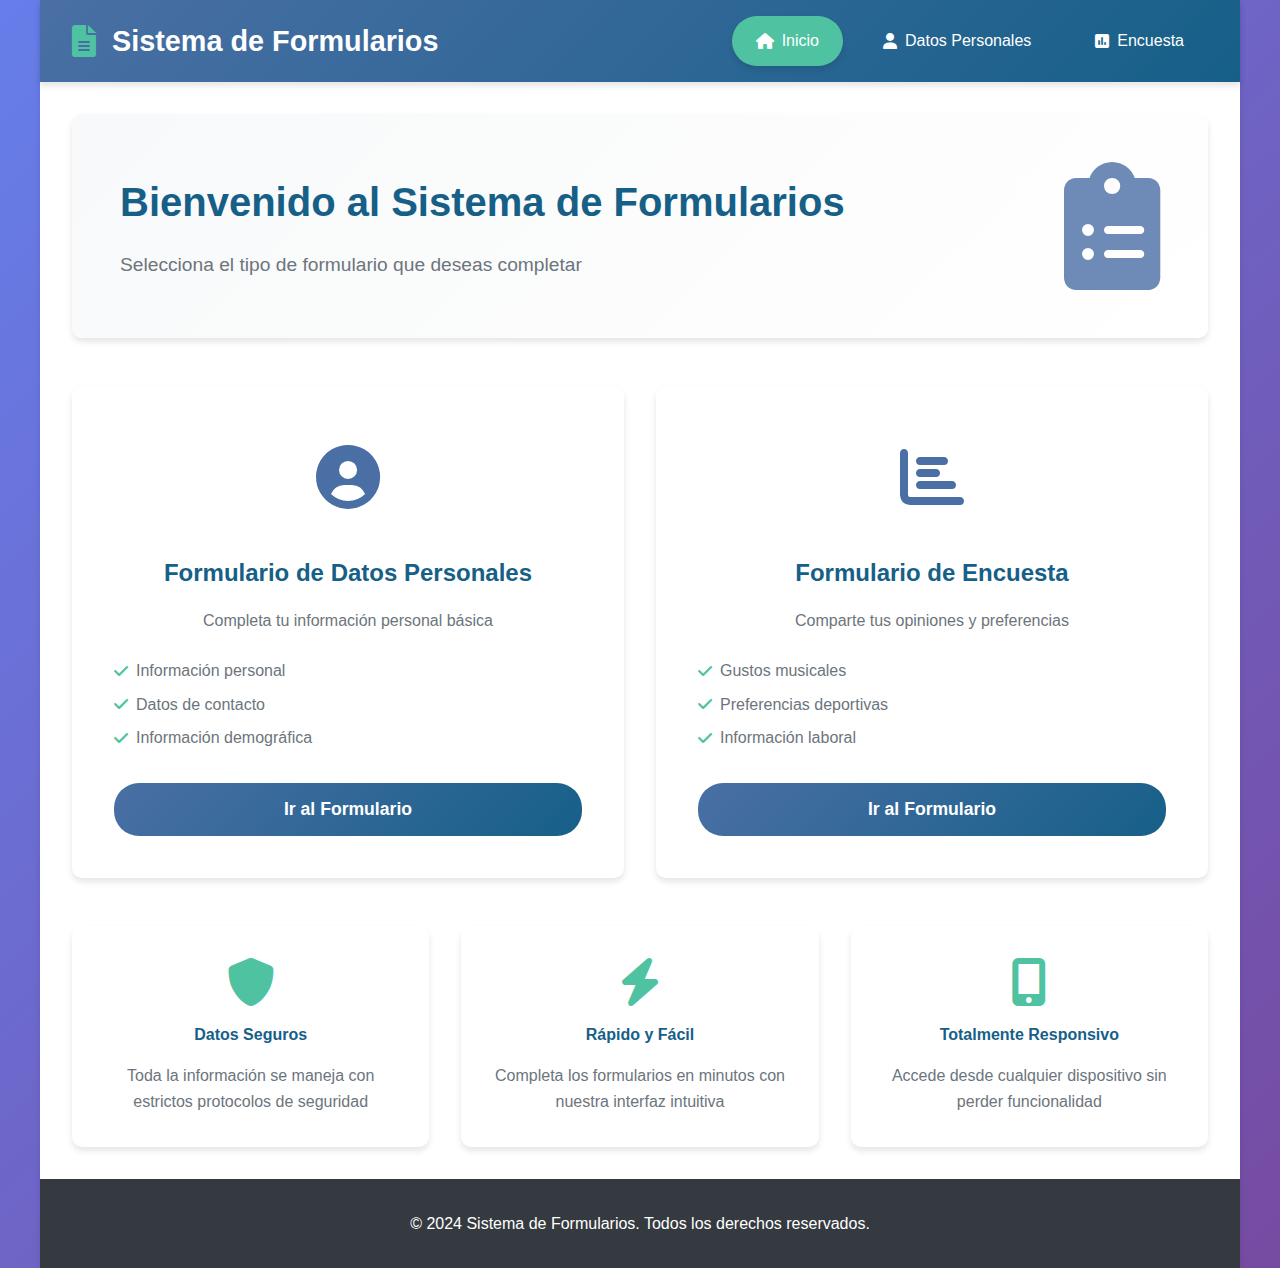
<file: index.html>
<!DOCTYPE html>
<html lang="es">
<head>
    <meta charset="UTF-8">
    <meta name="viewport" content="width=device-width, initial-scale=1.0">
    <title>Sistema de Formularios</title>
    <link rel="stylesheet" href="styles.css">
    <link href="https://cdnjs.cloudflare.com/ajax/libs/font-awesome/6.0.0/css/all.min.css" rel="stylesheet">
</head>
<body>
    <div class="container">
        <header>
            <div class="logo">
                <i class="fas fa-file-alt"></i>
                <h1>Sistema de Formularios</h1>
            </div>
            <nav>
                <a href="index.html" class="nav-btn active"><i class="fas fa-home"></i> Inicio</a>
                <a href="datos.html" class="nav-btn"><i class="fas fa-user"></i> Datos Personales</a>
                <a href="encuesta.html" class="nav-btn"><i class="fas fa-poll"></i> Encuesta</a>
            </nav>
        </header>

        <main class="main-content">
            <div class="hero-section">
                <div class="hero-text">
                    <h2>Bienvenido al Sistema de Formularios</h2>
                    <p>Selecciona el tipo de formulario que deseas completar</p>
                </div>
                <div class="hero-image">
                    <i class="fas fa-clipboard-list"></i>
                </div>
            </div>

            <div class="buttons-container">
                <div class="button-card" onclick="location.href='datos.html'">
                    <div class="card-icon">
                        <i class="fas fa-user-circle"></i>
                    </div>
                    <h3>Formulario de Datos Personales</h3>
                    <p>Completa tu información personal básica</p>
                    <div class="card-features">
                        <span><i class="fas fa-check"></i> Información personal</span>
                        <span><i class="fas fa-check"></i> Datos de contacto</span>
                        <span><i class="fas fa-check"></i> Información demográfica</span>
                    </div>
                    <button class="action-btn">Ir al Formulario</button>
                </div>

                <div class="button-card" onclick="location.href='encuesta.html'">
                    <div class="card-icon">
                        <i class="fas fa-chart-bar"></i>
                    </div>
                    <h3>Formulario de Encuesta</h3>
                    <p>Comparte tus opiniones y preferencias</p>
                    <div class="card-features">
                        <span><i class="fas fa-check"></i> Gustos musicales</span>
                        <span><i class="fas fa-check"></i> Preferencias deportivas</span>
                        <span><i class="fas fa-check"></i> Información laboral</span>
                    </div>
                    <button class="action-btn">Ir al Formulario</button>
                </div>
            </div>

            <div class="info-section">
                <div class="info-card">
                    <i class="fas fa-shield-alt"></i>
                    <h4>Datos Seguros</h4>
                    <p>Toda la información se maneja con estrictos protocolos de seguridad</p>
                </div>
                <div class="info-card">
                    <i class="fas fa-bolt"></i>
                    <h4>Rápido y Fácil</h4>
                    <p>Completa los formularios en minutos con nuestra interfaz intuitiva</p>
                </div>
                <div class="info-card">
                    <i class="fas fa-mobile-alt"></i>
                    <h4>Totalmente Responsivo</h4>
                    <p>Accede desde cualquier dispositivo sin perder funcionalidad</p>
                </div>
            </div>
        </main>

        <footer>
            <p>&copy; 2024 Sistema de Formularios. Todos los derechos reservados.</p>
        </footer>
    </div>

    <script src="script.js"></script>
</body>
</html>
</file>
<file: styles.css>
/* Reset y estilos generales */
* {
    margin: 0;
    padding: 0;
    box-sizing: border-box;
}

:root {
    --primary-color: #4a6fa5;
    --secondary-color: #166088;
    --accent-color: #4fc3a1;
    --light-color: #f8f9fa;
    --dark-color: #343a40;
    --error-color: #e74c3c;
    --success-color: #2ecc71;
    --warning-color: #f39c12;
    --gray-light: #e9ecef;
    --gray-medium: #6c757d;
    --shadow: 0 4px 6px rgba(0, 0, 0, 0.1);
    --shadow-hover: 0 8px 15px rgba(0, 0, 0, 0.2);
    --border-radius: 10px;
    --transition: all 0.3s ease;
}

body {
    font-family: 'Segoe UI', Tahoma, Geneva, Verdana, sans-serif;
    background: linear-gradient(135deg, #667eea 0%, #764ba2 100%);
    color: var(--dark-color);
    line-height: 1.6;
    min-height: 100vh;
}

.container {
    max-width: 1200px;
    margin: 0 auto;
    background: white;
    box-shadow: var(--shadow);
    min-height: 100vh;
    display: flex;
    flex-direction: column;
}

/* Header y Navegación */
header {
    background: linear-gradient(135deg, var(--primary-color), var(--secondary-color));
    color: white;
    padding: 1rem 2rem;
    display: flex;
    justify-content: space-between;
    align-items: center;
    box-shadow: var(--shadow);
}

.logo {
    display: flex;
    align-items: center;
    gap: 1rem;
}

.logo i {
    font-size: 2rem;
    color: var(--accent-color);
}

.logo h1 {
    font-size: 1.8rem;
    font-weight: 700;
}

nav {
    display: flex;
    gap: 1rem;
}

.nav-btn {
    color: white;
    text-decoration: none;
    padding: 0.75rem 1.5rem;
    border-radius: 25px;
    transition: var(--transition);
    display: flex;
    align-items: center;
    gap: 0.5rem;
    font-weight: 500;
}

.nav-btn:hover {
    background: rgba(255, 255, 255, 0.2);
    transform: translateY(-2px);
}

.nav-btn.active {
    background: var(--accent-color);
    box-shadow: var(--shadow);
}

/* Contenido Principal */
.main-content {
    flex: 1;
    padding: 2rem;
}

/* Hero Section */
.hero-section {
    display: flex;
    align-items: center;
    justify-content: space-between;
    background: linear-gradient(135deg, var(--light-color), #ffffff);
    padding: 3rem;
    border-radius: var(--border-radius);
    margin-bottom: 3rem;
    box-shadow: var(--shadow);
    animation: fadeInUp 1s ease;
}

.hero-text h2 {
    font-size: 2.5rem;
    color: var(--secondary-color);
    margin-bottom: 1rem;
}

.hero-text p {
    font-size: 1.2rem;
    color: var(--gray-medium);
}

.hero-image i {
    font-size: 8rem;
    color: var(--primary-color);
    opacity: 0.8;
    animation: float 3s ease-in-out infinite;
}

/* Botones/Cards Container */
.buttons-container {
    display: grid;
    grid-template-columns: repeat(auto-fit, minmax(350px, 1fr));
    gap: 2rem;
    margin-bottom: 3rem;
}

.button-card {
    background: white;
    padding: 2.5rem;
    border-radius: var(--border-radius);
    box-shadow: var(--shadow);
    transition: var(--transition);
    cursor: pointer;
    text-align: center;
    border: 2px solid transparent;
    animation: fadeInUp 1s ease 0.2s both;
}

.button-card:hover {
    transform: translateY(-10px);
    box-shadow: var(--shadow-hover);
    border-color: var(--accent-color);
}

.button-card:nth-child(2) {
    animation-delay: 0.4s;
}

.card-icon {
    font-size: 4rem;
    color: var(--primary-color);
    margin-bottom: 1.5rem;
}

.button-card h3 {
    font-size: 1.5rem;
    color: var(--secondary-color);
    margin-bottom: 1rem;
}

.button-card p {
    color: var(--gray-medium);
    margin-bottom: 1.5rem;
}

.card-features {
    display: flex;
    flex-direction: column;
    gap: 0.5rem;
    margin-bottom: 2rem;
}

.card-features span {
    display: flex;
    align-items: center;
    gap: 0.5rem;
    color: var(--gray-medium);
}

.card-features i {
    color: var(--accent-color);
}

.action-btn {
    background: linear-gradient(135deg, var(--primary-color), var(--secondary-color));
    color: white;
    border: none;
    padding: 1rem 2rem;
    border-radius: 25px;
    font-size: 1.1rem;
    font-weight: 600;
    cursor: pointer;
    transition: var(--transition);
    width: 100%;
}

.action-btn:hover {
    transform: translateY(-2px);
    box-shadow: var(--shadow);
}

/* Info Section */
.info-section {
    display: grid;
    grid-template-columns: repeat(auto-fit, minmax(250px, 1fr));
    gap: 2rem;
}

.info-card {
    background: white;
    padding: 2rem;
    border-radius: var(--border-radius);
    box-shadow: var(--shadow);
    text-align: center;
    transition: var(--transition);
    animation: fadeInUp 1s ease 0.6s both;
}

.info-card:hover {
    transform: translateY(-5px);
}

.info-card i {
    font-size: 3rem;
    color: var(--accent-color);
    margin-bottom: 1rem;
}

.info-card h4 {
    color: var(--secondary-color);
    margin-bottom: 1rem;
}

.info-card p {
    color: var(--gray-medium);
}

/* Formularios */
.form-container {
    flex: 1;
    padding: 2rem;
    max-width: 800px;
    margin: 0 auto;
    width: 100%;
}

.form-header {
    text-align: center;
    margin-bottom: 3rem;
    animation: fadeInUp 1s ease;
}

.form-header h2 {
    font-size: 2.5rem;
    color: var(--secondary-color);
    margin-bottom: 1rem;
}

.form-header p {
    font-size: 1.2rem;
    color: var(--gray-medium);
}

.animated-form {
    animation: fadeInUp 1s ease 0.2s both;
}

.form-section {
    background: white;
    padding: 2rem;
    border-radius: var(--border-radius);
    box-shadow: var(--shadow);
    margin-bottom: 2rem;
    border-left: 4px solid var(--accent-color);
}

.form-section h3 {
    color: var(--secondary-color);
    margin-bottom: 1.5rem;
    display: flex;
    align-items: center;
    gap: 0.5rem;
    font-size: 1.3rem;
}

.form-row {
    display: grid;
    grid-template-columns: 1fr 1fr;
    gap: 1.5rem;
}

.form-group {
    margin-bottom: 1.5rem;
    position: relative;
}

.form-group label {
    display: block;
    margin-bottom: 0.5rem;
    font-weight: 600;
    color: var(--dark-color);
}

.form-group input,
.form-group select,
.form-group textarea {
    width: 100%;
    padding: 1rem 1rem 1rem 3rem;
    border: 2px solid var(--gray-light);
    border-radius: 8px;
    font-size: 1rem;
    transition: var(--transition);
    background: var(--light-color);
}

.form-group input:focus,
.form-group select:focus,
.form-group textarea:focus {
    outline: none;
    border-color: var(--accent-color);
    box-shadow: 0 0 0 3px rgba(79, 195, 161, 0.1);
    background: white;
}

.input-icon {
    position: absolute;
    left: 1rem;
    top: 50%;
    transform: translateY(-50%);
    color: var(--gray-medium);
    transition: var(--transition);
}

.form-group input:focus + .input-icon,
.form-group select:focus + .input-icon {
    color: var(--accent-color);
}

.textarea-icon {
    top: 2rem;
    transform: none;
}

/* Radio y Checkbox Groups */
.radio-group,
.checkbox-group {
    display: flex;
    flex-direction: column;
    gap: 1rem;
}

.radio-option,
.checkbox-option {
    display: flex;
    align-items: center;
    gap: 1rem;
    cursor: pointer;
    padding: 0.5rem;
    border-radius: 8px;
    transition: var(--transition);
}

.radio-option:hover,
.checkbox-option:hover {
    background: var(--light-color);
}

.radio-option input,
.checkbox-option input {
    display: none;
}

.radio-custom,
.checkbox-custom {
    width: 20px;
    height: 20px;
    border: 2px solid var(--gray-medium);
    border-radius: 50%;
    display: flex;
    align-items: center;
    justify-content: center;
    transition: var(--transition);
}

.checkbox-custom {
    border-radius: 4px;
}

.radio-option input:checked + .radio-custom,
.checkbox-option input:checked + .checkbox-custom {
    border-color: var(--accent-color);
    background: var(--accent-color);
}

.radio-option input:checked + .radio-custom::after {
    content: '';
    width: 8px;
    height: 8px;
    background: white;
    border-radius: 50%;
}

.checkbox-option input:checked + .checkbox-custom::after {
    content: '✓';
    color: white;
    font-size: 12px;
    font-weight: bold;
}

/* Botones del Formulario */
.form-actions {
    display: flex;
    gap: 1rem;
    justify-content: center;
    margin-top: 2rem;
}

.submit-btn,
.reset-btn {
    padding: 1rem 2rem;
    border: none;
    border-radius: 25px;
    font-size: 1.1rem;
    font-weight: 600;
    cursor: pointer;
    transition: var(--transition);
    display: flex;
    align-items: center;
    gap: 0.5rem;
    min-width: 200px;
    justify-content: center;
}

.submit-btn {
    background: linear-gradient(135deg, var(--accent-color), #3aa882);
    color: white;
}

.submit-btn:hover {
    transform: translateY(-2px);
    box-shadow: var(--shadow);
}

.reset-btn {
    background: var(--gray-light);
    color: var(--gray-medium);
}

.reset-btn:hover {
    background: #dc3545;
    color: white;
    transform: translateY(-2px);
}

/* Mensajes de Estado */
.status-message {
    margin-top: 2rem;
    padding: 1.5rem;
    border-radius: var(--border-radius);
    text-align: center;
    font-weight: 600;
    display: none;
}

.status-message.success {
    background-color: rgba(46, 204, 113, 0.2);
    color: var(--success-color);
    border: 2px solid var(--success-color);
    display: block;
}

.status-message.error {
    background-color: rgba(231, 76, 60, 0.2);
    color: var(--error-color);
    border: 2px solid var(--error-color);
    display: block;
}

.status-message.loading {
    background-color: rgba(52, 152, 219, 0.2);
    color: #3498db;
    border: 2px solid #3498db;
    display: block;
}

/* Footer */
footer {
    background: var(--dark-color);
    color: white;
    text-align: center;
    padding: 2rem;
    margin-top: auto;
}

/* Animaciones */
@keyframes fadeInUp {
    from {
        opacity: 0;
        transform: translateY(30px);
    }
    to {
        opacity: 1;
        transform: translateY(0);
    }
}

@keyframes float {
    0%, 100% {
        transform: translateY(0);
    }
    50% {
        transform: translateY(-20px);
    }
}

/* Responsive */
@media (max-width: 768px) {
    header {
        flex-direction: column;
        gap: 1rem;
        text-align: center;
    }

    nav {
        flex-wrap: wrap;
        justify-content: center;
    }

    .hero-section {
        flex-direction: column;
        text-align: center;
        padding: 2rem;
    }

    .hero-text h2 {
        font-size: 2rem;
    }

    .hero-image i {
        font-size: 5rem;
        margin-top: 1rem;
    }

    .form-row {
        grid-template-columns: 1fr;
    }

    .buttons-container {
        grid-template-columns: 1fr;
    }

    .form-actions {
        flex-direction: column;
    }

    .submit-btn,
    .reset-btn {
        width: 100%;
    }
}

@media (max-width: 480px) {
    .main-content,
    .form-container {
        padding: 1rem;
    }

    .button-card,
    .form-section {
        padding: 1.5rem;
    }

    .logo h1 {
        font-size: 1.4rem;
    }
}
</file>
